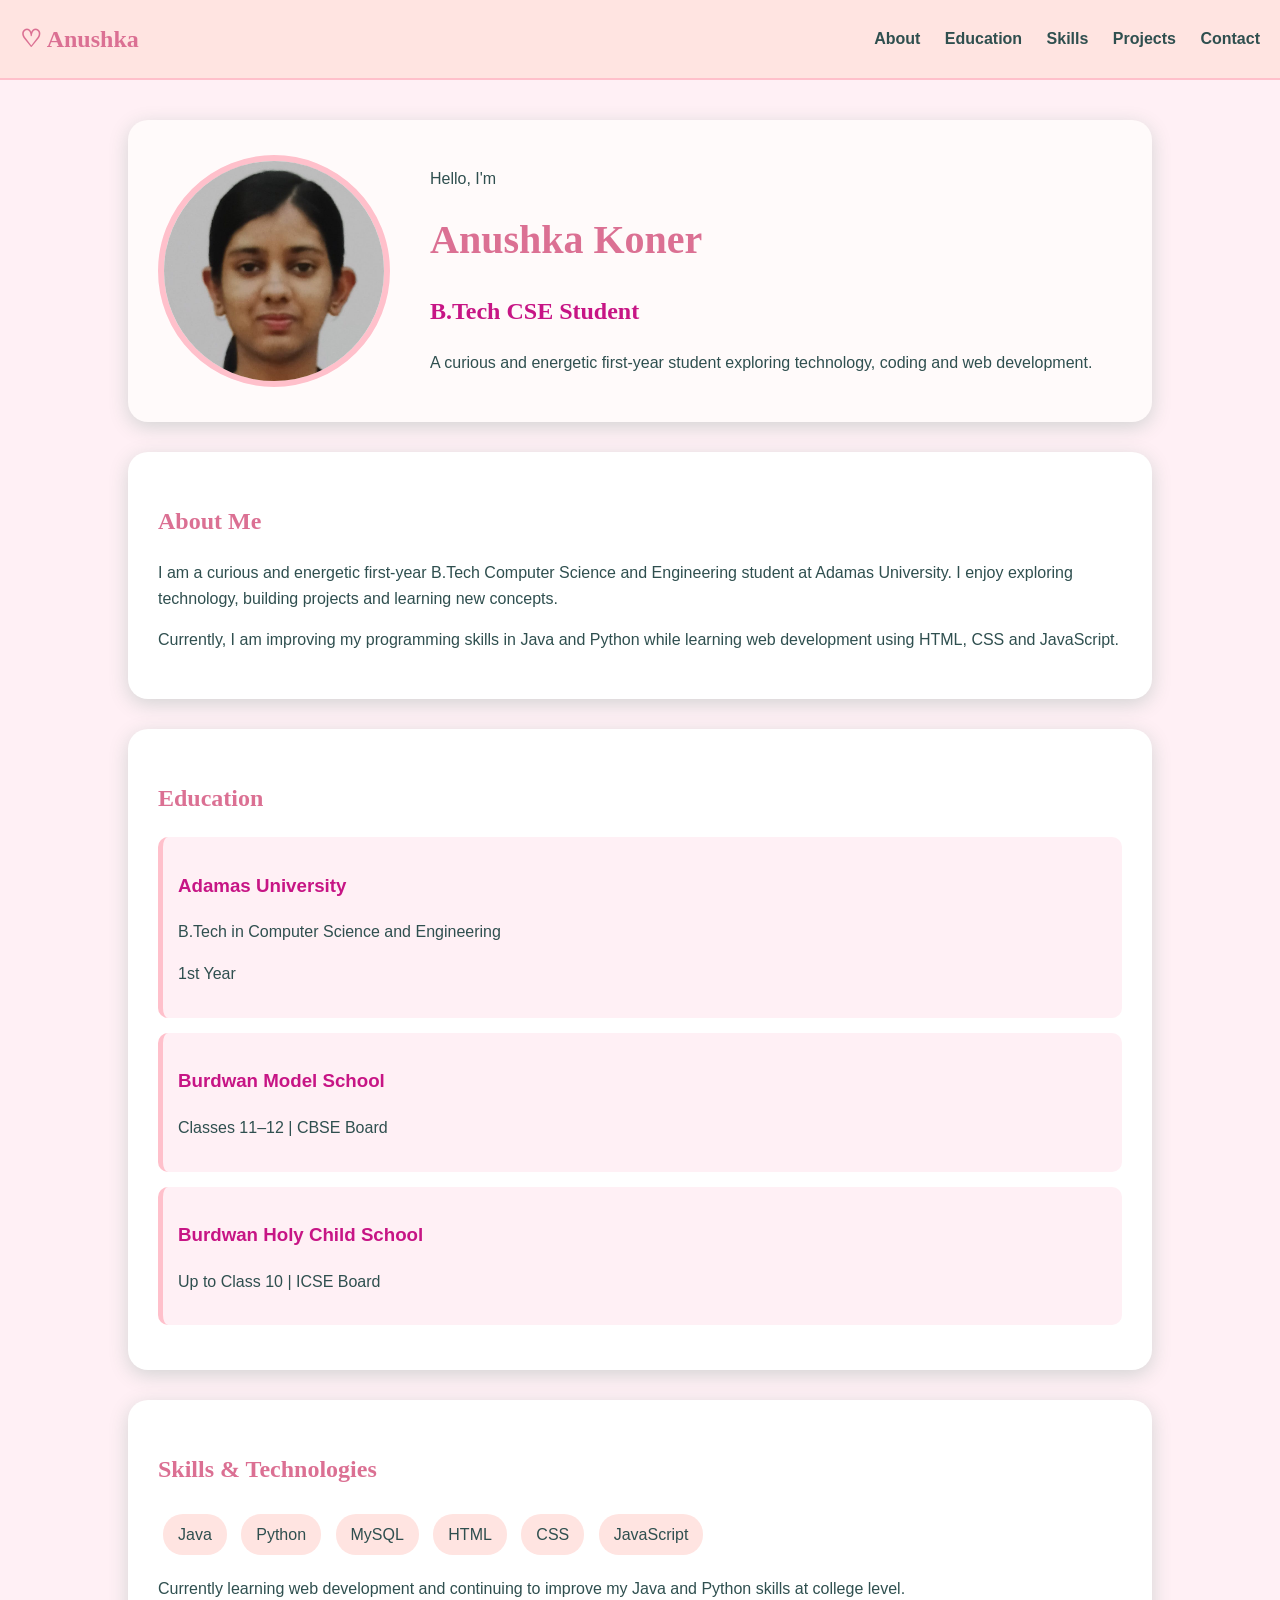
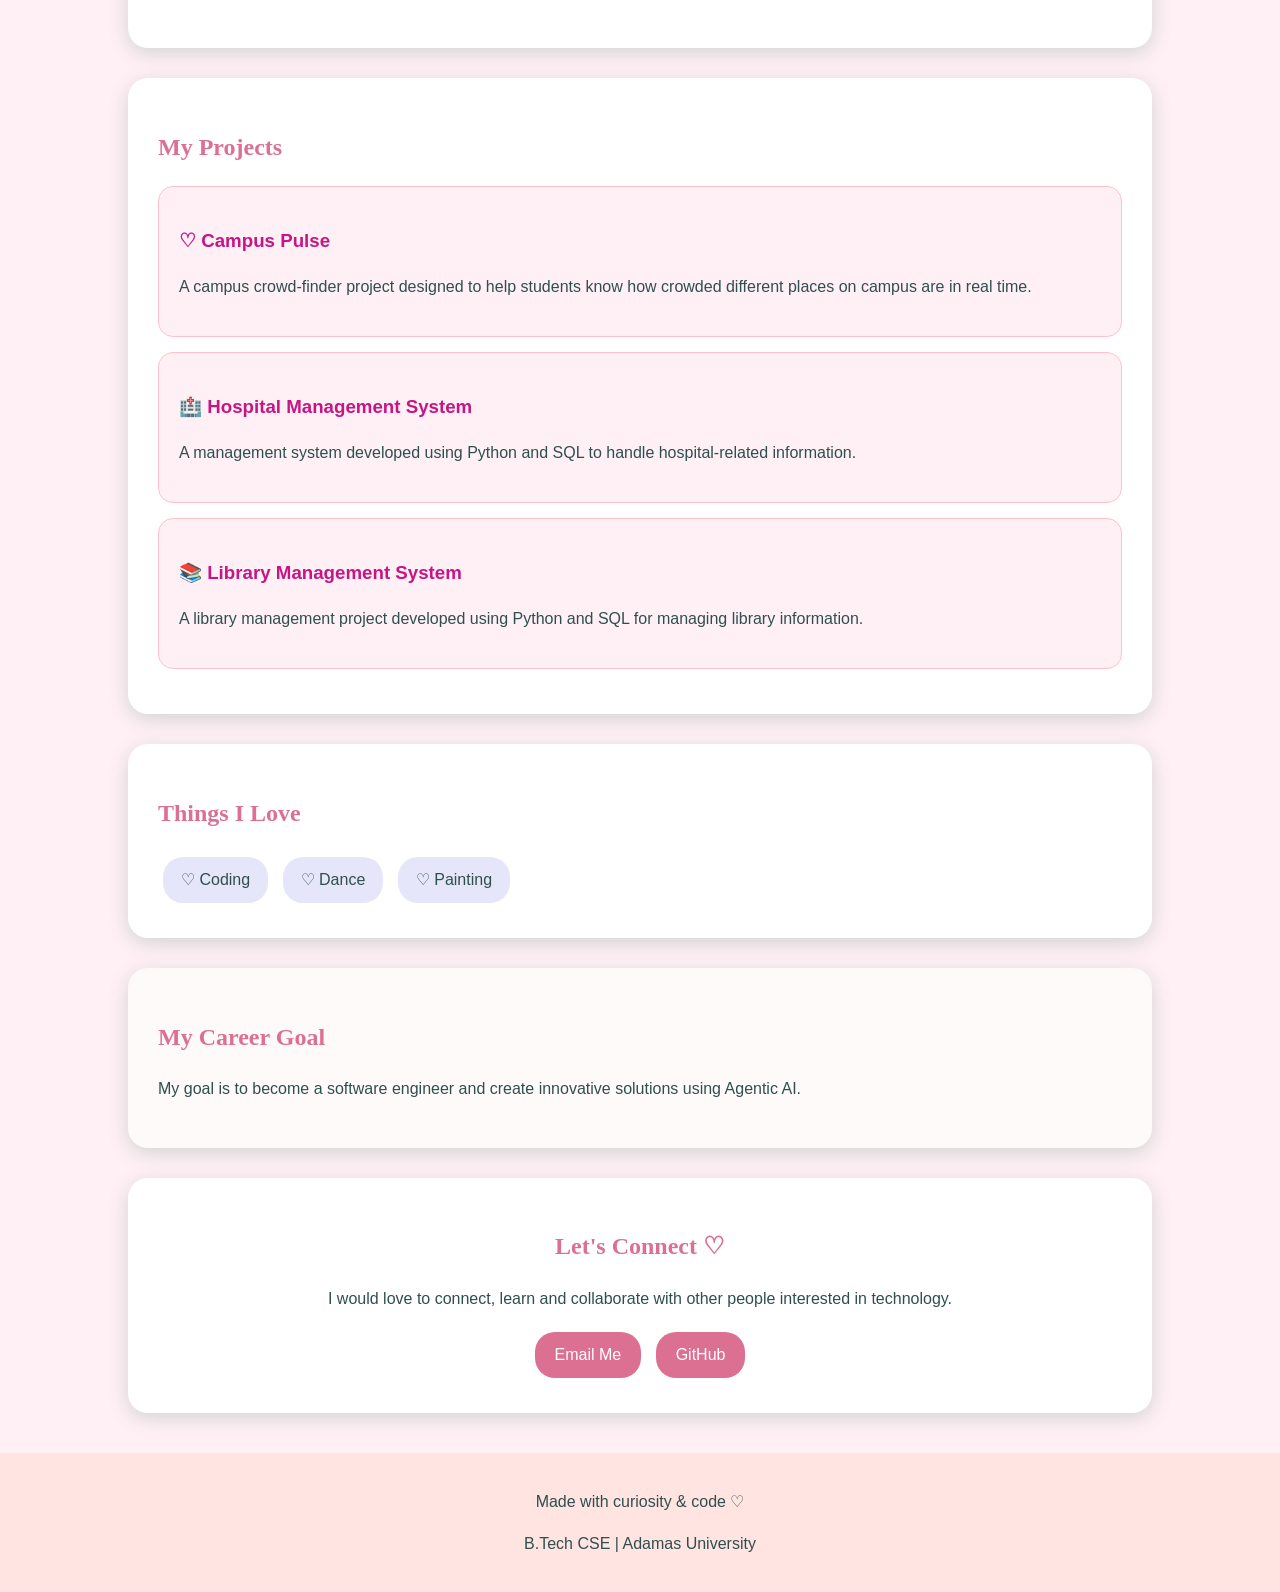
<file: Assignment_1_Profile/index.html>
<!DOCTYPE html>
<html lang="en">

<head>
    <meta charset="UTF-8">
    <meta name="viewport" content="width=device-width, initial-scale=1.0">

    <title>Anushka Koner | CSE Student</title>

    <link rel="stylesheet" href="style.css">
</head>

<body>

    <!-- Header -->
    <header>

        <h2>♡ Anushka</h2>

        <nav>
            <a href="#about">About</a>
            <a href="#education">Education</a>
            <a href="#skills">Skills</a>
            <a href="#projects">Projects</a>
            <a href="#contact">Contact</a>
        </nav>

    </header>


    <!-- Main Content -->
    <main>

        <!-- Hero Section -->
        <section class="hero">

            <img src="pic.jpg" alt="Profile Photo">

            <div>
                <p>Hello, I'm</p>

                <h1>Anushka Koner</h1>

                <h2>B.Tech CSE Student</h2>

                <p>
                    A curious and energetic first-year student
                    exploring technology, coding and web development.
                </p>
            </div>

        </section>


        <!-- About Section -->
        <section id="about">

            <h2>About Me</h2>

            <p>
                I am a curious and energetic first-year B.Tech Computer
                Science and Engineering student at Adamas University.
                I enjoy exploring technology, building projects and
                learning new concepts.
            </p>

            <p>
                Currently, I am improving my programming skills in
                Java and Python while learning web development using
                HTML, CSS and JavaScript.
            </p>

        </section>


        <!-- Education Section -->
        <section id="education">

            <h2>Education</h2>

            <div class="education-card">

                <h3>Adamas University</h3>

                <p>
                    B.Tech in Computer Science and Engineering
                </p>

                <p>
                    1st Year
                </p>

            </div>


            <div class="education-card">

                <h3>Burdwan Model School</h3>

                <p>
                    Classes 11–12 | CBSE Board
                </p>

            </div>


            <div class="education-card">

                <h3>Burdwan Holy Child School</h3>

                <p>
                    Up to Class 10 | ICSE Board
                </p>

            </div>

        </section>


        <!-- Skills Section -->
        <section id="skills">

            <h2>Skills & Technologies</h2>

            <ul>

                <li>Java</li>
                <li>Python</li>
                <li>MySQL</li>
                <li>HTML</li>
                <li>CSS</li>
                <li>JavaScript</li>

            </ul>

            <p>
                Currently learning web development and continuing
                to improve my Java and Python skills at college level.
            </p>

        </section>


        <!-- Projects Section -->
        <section id="projects">

            <h2>My Projects</h2>


            <div class="project-card">

                <h3>♡ Campus Pulse</h3>

                <p>
                    A campus crowd-finder project designed to help
                    students know how crowded different places on
                    campus are in real time.
                </p>

            </div>


            <div class="project-card">

                <h3>🏥 Hospital Management System</h3>

                <p>
                    A management system developed using Python
                    and SQL to handle hospital-related information.
                </p>

            </div>


            <div class="project-card">

                <h3>📚 Library Management System</h3>

                <p>
                    A library management project developed using
                    Python and SQL for managing library information.
                </p>

            </div>

        </section>


        <!-- Hobbies Section -->
        <section id="hobbies">

            <h2>Things I Love</h2>

            <p>♡ Coding</p>
            <p>♡ Dance</p>
            <p>♡ Painting</p>

        </section>


        <!-- Career Goal -->
        <section id="goal">

            <h2>My Career Goal</h2>

            <p>
                My goal is to become a software engineer and create
                innovative solutions using Agentic AI.
            </p>

        </section>


        <!-- Contact Section -->
        <section id="contact">

            <h2>Let's Connect ♡</h2>

            <p>
                I would love to connect, learn and collaborate
                with other people interested in technology.
            </p>

            <a href="mailto:YOUR_EMAIL@gmail.com">
                Email Me
            </a>
            <a href="https://github.com/Anushka-K-del" target="_blank">
    GitHub
</a>

        </section>

    </main>


    <!-- Footer -->
    <footer>

        <p>Made with curiosity & code ♡</p>

        <p>B.Tech CSE | Adamas University</p>

    </footer>

</body>

</html>
</file>
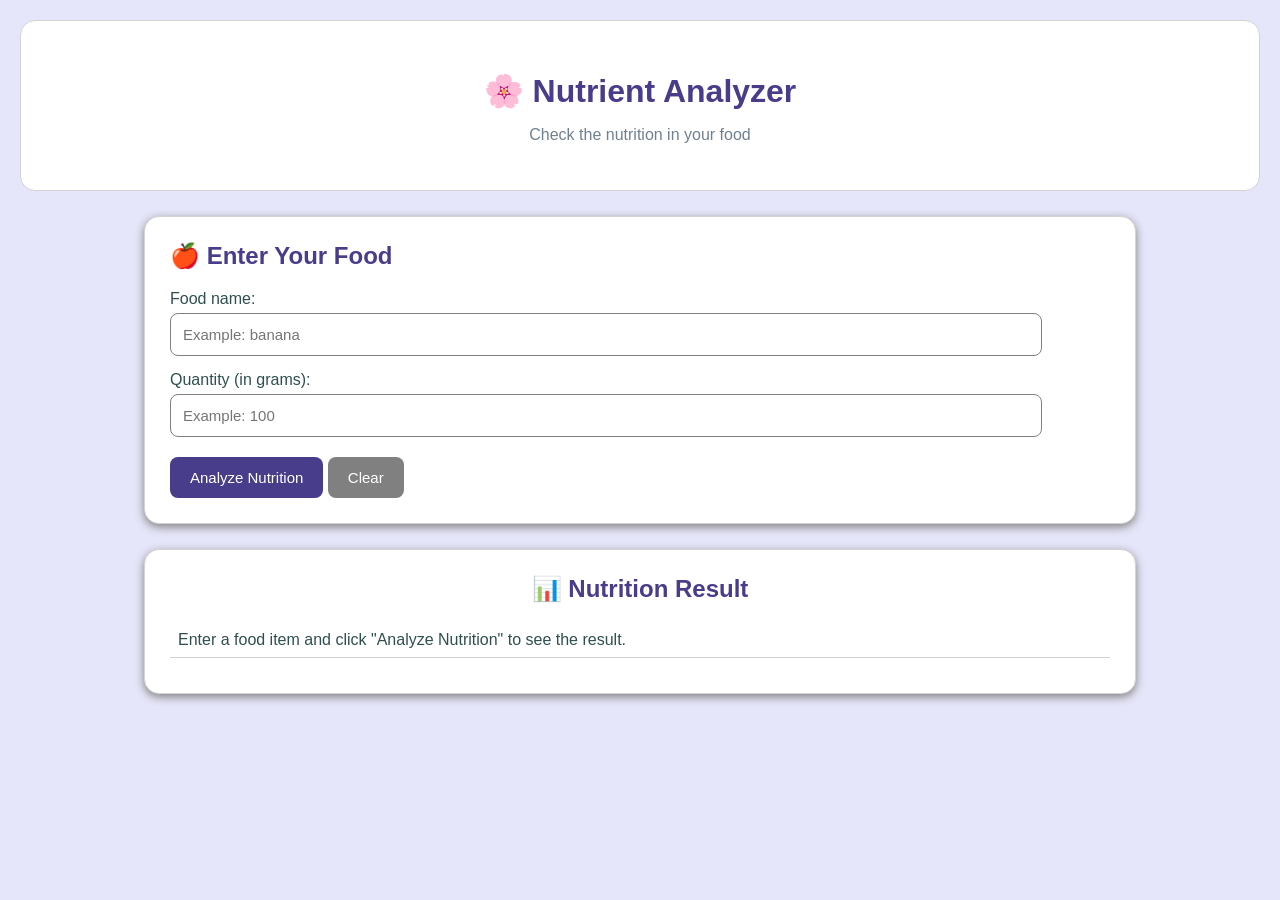
<file: Assignment_2_Nutrient_Analyzer/index.html>
<!DOCTYPE html>
<html lang="en">

<head>
    <meta charset="UTF-8">
    <meta name="viewport" content="width=device-width, initial-scale=1.0">

    <title>Nutrient Analyzer</title>

    <link rel="stylesheet" href="css/style.css">
</head>

<body>

    <header>
        <h1>🌸 Nutrient Analyzer</h1>
        <p>Check the nutrition in your food</p>
    </header>

    <main>

        <section>
            <h2>🍎 Enter Your Food</h2>

            <label for="food">Food name:</label>
            <input type="text" id="food" placeholder="Example: banana">

            <label for="quantity">Quantity (in grams):</label>
            <input type="number" id="quantity" placeholder="Example: 100">

            <button id="analyze">Analyze Nutrition</button>
            <button id="clear">Clear</button>
        </section>

        <div id="result">
            <h2>📊 Nutrition Result</h2>
            <p>Enter a food item and click "Analyze Nutrition" to see the result.</p>
        </div>

    </main>

    <script src="js/app.js"></script>

</body>

</html>
</file>
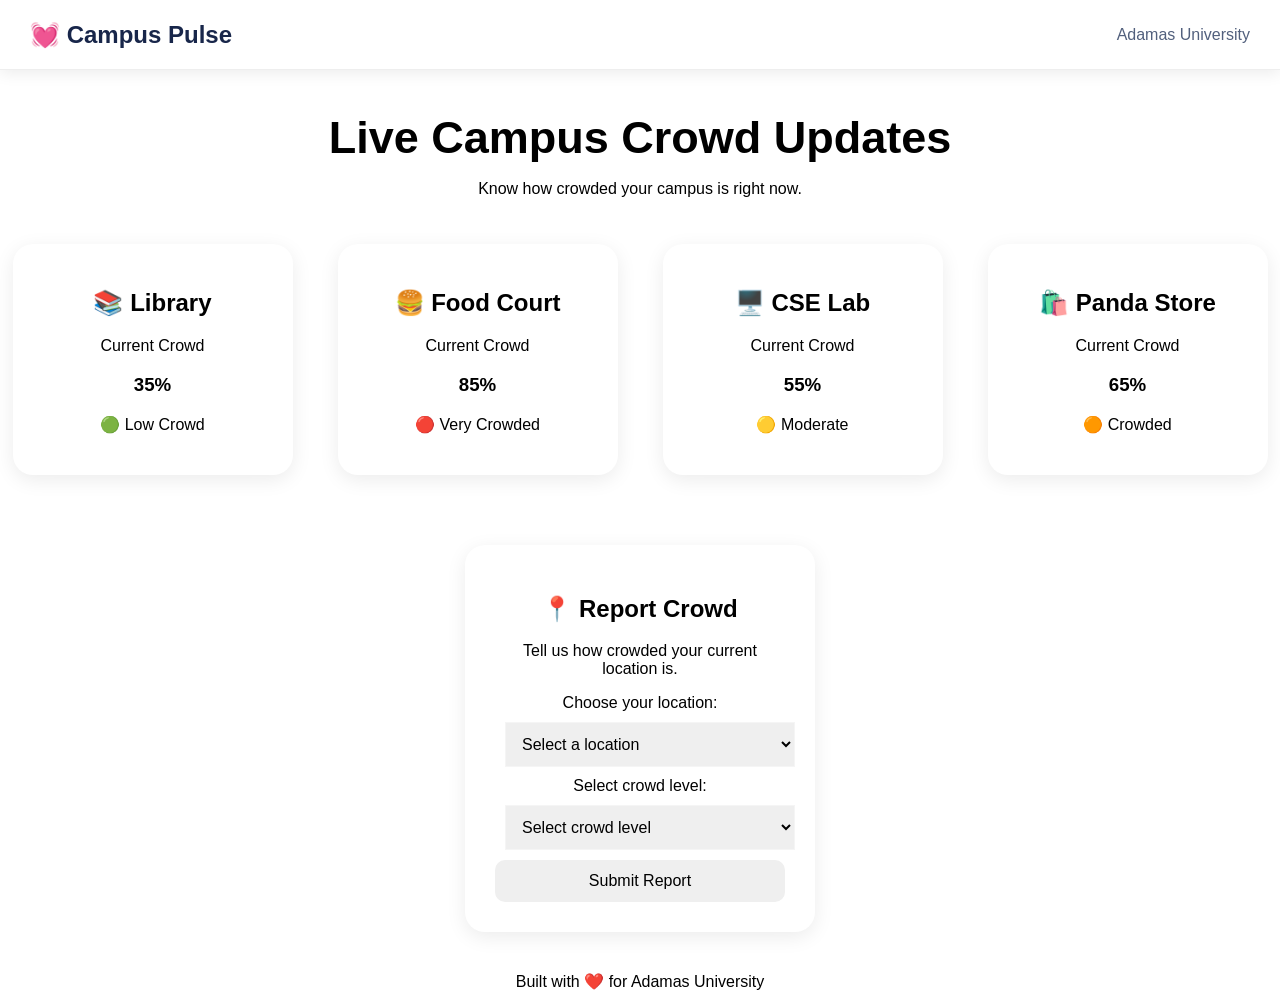
<file: Campus-Pulse/index.html>
<!DOCTYPE html>
<html lang="en">

<head>

    <meta charset="UTF-8">

    <meta name="viewport" content="width=device-width, initial-scale=1.0">

    <title>Campus Pulse</title>

    <link rel="stylesheet" href="style.css">

</head>

<body>

    <!-- HEADER -->

    <header class="site-header">

        <div class="logo">
            💓 Campus Pulse
        </div>

        <p>
            Adamas University
        </p>

    </header>


    <!-- MAIN CONTENT -->

    <main>

        <!-- HERO SECTION -->

        <section class="hero">

            <h1>
                Live Campus Crowd Updates
            </h1>

            <p>
                Know how crowded your campus is right now.
            </p>

        </section>


        <!-- LOCATION CARDS -->

        <div class="locations-container">

            <div class="location-card">

                <h2>📚 Library</h2>

                <p>Current Crowd</p>

                <h3>35%</h3>

                <p>🟢 Low Crowd</p>

            </div>


            <div class="location-card">

                <h2>🍔 Food Court</h2>

                <p>Current Crowd</p>

                <h3>85%</h3>

                <p>🔴 Very Crowded</p>

            </div>


            <div class="location-card">

                <h2>🖥️ CSE Lab</h2>

                <p>Current Crowd</p>

                <h3>55%</h3>

                <p>🟡 Moderate</p>

            </div>


            <div class="location-card">

                <h2>🛍️ Panda Store</h2>

                <p>Current Crowd</p>

                <h3>65%</h3>

                <p>🟠 Crowded</p>

            </div>

        </div>


        <!-- REPORT CROWD -->

        <div class="report-section">

            <h2>
                📍 Report Crowd
            </h2>

            <p>
                Tell us how crowded your current location is.
            </p>


            <label for="location">
                Choose your location:
            </label>

            <select id="location">

                <option value="">
                    Select a location
                </option>

                <option value="food-court">
                    🍔 Food Court
                </option>

                <option value="library">
                    📚 Library
                </option>

                <option value="cse-lab">
                    🖥️ CSE Lab
                </option>

                <option value="panda-store">
                    🛍️ Panda Store
                </option>

            </select>


            <label for="crowd-level">
                Select crowd level:
            </label>

            <select id="crowd-level">

                <option value="">
                    Select crowd level
                </option>

                <option value="low">
                    🟢 Low
                </option>

                <option value="moderate">
                    🟡 Moderate
                </option>

                <option value="crowded">
                    🟠 Crowded
                </option>

                <option value="very-crowded">
                    🔴 Very Crowded
                </option>

            </select>


            <button id="submit-report">
                Submit Report
            </button>

        </div>

    </main>


    <!-- FOOTER -->

    <footer class="site-footer">

        <p>
            Built with ❤️ for Adamas University
        </p>

    </footer>


    <!-- JAVASCRIPT -->

    <script src="script.js"></script>

</body>

</html>
</file>
<file: Assignment_1_Profile/style.css>
body {
    margin: 0;
    padding: 0;
    font-family: "Trebuchet MS", sans-serif;
    background-color: lavenderblush;
    color: darkslategray;
    line-height: 1.6;
}

header {
    background-color: mistyrose;
    padding: 20px;
    display: flex;
    justify-content: space-between;
    align-items: center;
    border-bottom: 2px solid pink;
}

header h2 {
    margin: 0;
    color: palevioletred;
    font-family: Georgia, serif;
}

nav a {
    color: darkslategray;
    text-decoration: none;
    margin-left: 20px;
    font-weight: bold;
}

nav a:hover {
    color: deeppink;
}

main {
    width: 80%;
    margin: 40px auto;
}

section {
    background-color: white;
    padding: 30px;
    margin-bottom: 30px;
    border-radius: 20px;
    box-shadow: 0 5px 20px lightgray;
}

.hero {
    display: flex;
    align-items: center;
    gap: 40px;
    background-color: snow;
}

.hero img {
    width: 220px;
    height: 220px;
    object-fit: cover;
    object-position: center top;
    border-radius: 50%;
    border: 6px solid pink;
}

.hero h1 {
    font-size: 40px;
    color: palevioletred;
    margin: 5px 0;
    font-family: Georgia, serif;
}

.hero h2 {
    color: mediumvioletred;
}

section h2 {
    color: palevioletred;
    font-family: Georgia, serif;
}

h3 {
    color: mediumvioletred;
}

.education-card {
    background-color: lavenderblush;
    padding: 15px;
    margin: 15px 0;
    border-left: 5px solid pink;
    border-radius: 10px;
}

#skills ul {
    padding: 0;
    list-style: none;
}

#skills li {
    display: inline-block;
    background-color: mistyrose;
    color: darkslategray;
    padding: 8px 15px;
    margin: 5px;
    border-radius: 20px;
}

.project-card {
    background-color: lavenderblush;
    padding: 20px;
    margin: 15px 0;
    border-radius: 15px;
    border: 1px solid pink;
}

.project-card:hover {
    background-color: mistyrose;
}

#hobbies p {
    display: inline-block;
    background-color: lavender;
    padding: 10px 18px;
    margin: 5px;
    border-radius: 20px;
}

#goal {
    background-color: snow;
}

#contact {
    text-align: center;
}

#contact a {
    display: inline-block;
    background-color: palevioletred;
    color: white;
    padding: 10px 20px;
    margin: 5px;
    border-radius: 20px;
    text-decoration: none;
}

#contact a:hover {
    background-color: deeppink;
}

footer {
    background-color: mistyrose;
    text-align: center;
    padding: 20px;
    color: darkslategray;
}

@media (max-width: 700px) {
    header {
        display: block;
        text-align: center;
    }

    nav {
        margin-top: 15px;
    }

    nav a {
        margin: 5px;
    }

    main {
        width: 90%;
    }

    .hero {
        display: block;
        text-align: center;
    }

    .hero img {
        width: 180px;
        height: 180px;
    }

    .hero h1 {
        font-size: 32px;
    }
}
</file>
<file: Assignment_2_Nutrient_Analyzer/css/style.css>
body {
    font-family: Arial, sans-serif;
    background-color: lavender;
    margin: 0;
    padding: 20px;
    color: darkslategray;
}

header {
    text-align: center;
    background-color: white;
    padding: 30px;
    margin-bottom: 25px;
    border-radius: 15px;
    border: 1px solid lightgray;
}

header h1 {
    color: darkslateblue;
    margin-bottom: 10px;
}

header p {
    color: slategray;
    font-size: 16px;
}

main {
    width: 80%;
    margin: auto;
}

section {
    background-color: white;
    padding: 25px;
    margin-bottom: 25px;
    border-radius: 15px;
    border: 1px solid lightgray;
    box-shadow: 0 3px 10px gray;
}

h2 {
    color: darkslateblue;
    margin-top: 0;
}

label {
    display: block;
    margin-top: 15px;
    margin-bottom: 5px;
}

input {
    width: 90%;
    padding: 12px;
    border: 1px solid gray;
    border-radius: 8px;
    font-size: 15px;
}

button {
    margin-top: 20px;
    padding: 12px 20px;
    background-color: darkslateblue;
    color: white;
    border: none;
    border-radius: 8px;
    font-size: 15px;
    cursor: pointer;
}

button:hover {
    background-color: slateblue;
}

#result {
    background-color: white;
    padding: 25px;
    border-radius: 15px;
    border: 1px solid lightgray;
    box-shadow: 0 3px 10px gray;
    margin-bottom: 25px;
}

#result p {
    padding: 8px;
    border-bottom: 1px solid lightgray;
}
#result h2 {
    text-align: center;
}

#result p {
    font-size: 16px;
    margin: 10px 0;
}

#clear {
    background-color: gray;
}

#clear:hover {
    background-color: dimgray;
}
</file>
<file: Campus-Pulse/style.css>
*{
    box-sizing:border-box;
}
body{
    margin:0;
    padding-top:75px;
    font-family:Arial, Helvetica, sans-serif;
    background: color #f5f7fb;
    text-align:center;
    
}

h1{
    font-size:45px;
    margin-bottom:10px;
}

body>p{
    color:#666;
    font-size:18px;

}


.location-card{
    background-color:white;
    width:280px;
    margin:30px auto;
    padding:25px;
    border-radius:20px;
    box-shadow:0 5px 20px rgba(0,0,0,0.08);
}
.locations-container{
    display:flex;
    justify-content:center;
    gap:20px;
    flex-wrap:wrap;
}
.report-section{
    background-color:white ;
    width:350px;
    margin:40px auto;
    padding:30px;
    border-radius:20px;
    box-shadow:0 5px 20px rgba(0,0,0,0.08);

}
.report-section select{
    display:block;
    width:100%;
    padding:12px;
    margin:10px;
    border:1px solid whitesmoke;
    font-size:16px;

}
#submit-report{
    width:100%;
    padding:12px;
    border:none;
    border-radius:10px;
    font-size:16px;
    cursor:pointer;

}
.site-header{
    position:fixed;
    top:0;
    left:0;

    width:100%;
    height:70px;

    z-index:1000;

    display:flex;
    justify-content:space-between;
    align-items:center;

    padding:0 30px;
    background-color:rgba(255,255,255,0.95);
    border-bottom:1px solid #eeeeee;
    box-shadow:0 3px 15px rgba(0,0,0,0.08);

}
.logo{
    font-size:24px;
    font-weight:bold;
    color:#18264a;
}
.site-header p{
    margin:0;
    color:#52607d;
    font-size:16px;
}
</file>
